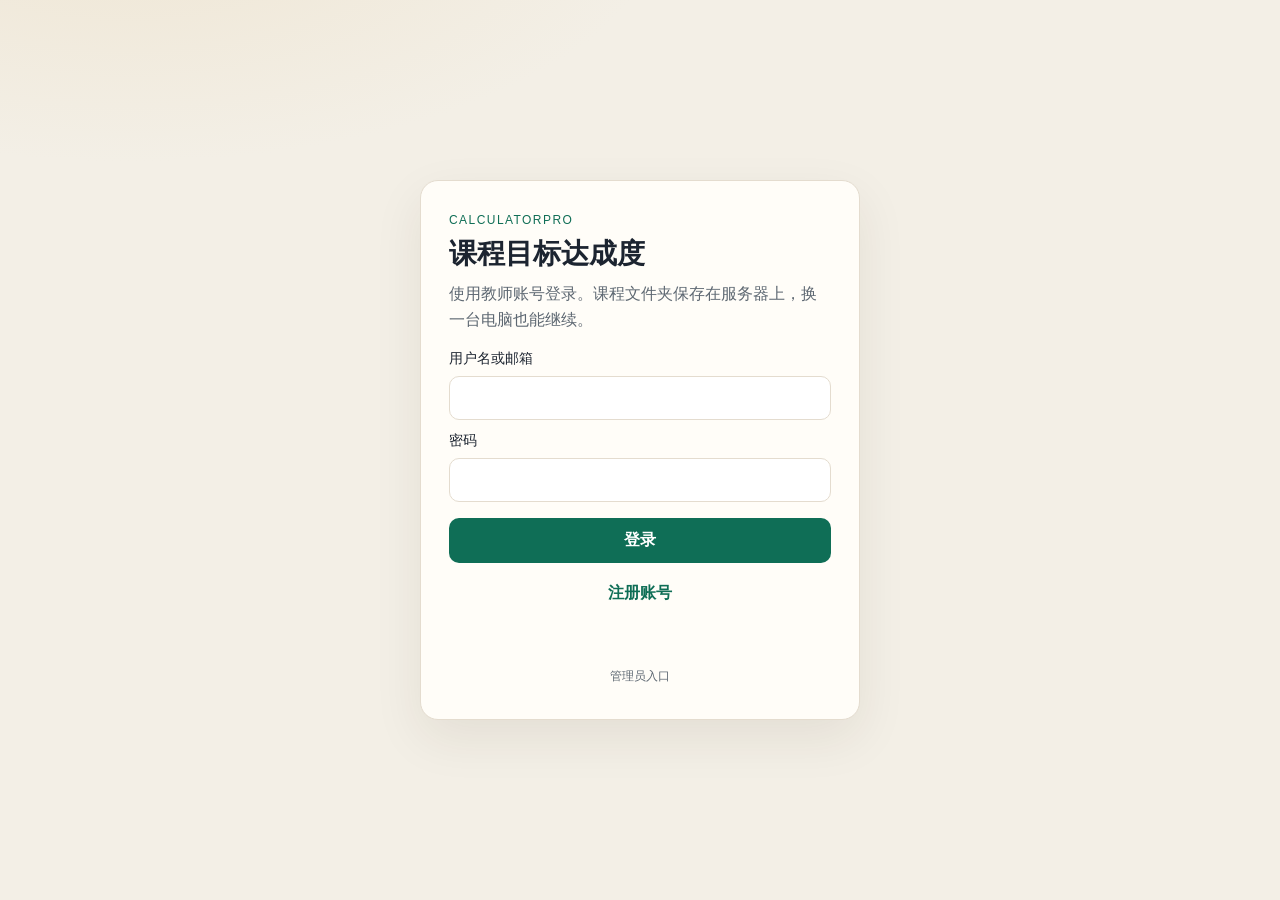
<file: web_app/static/login.html>
<!DOCTYPE html>
<html lang="zh-CN">
<head>
  <meta charset="utf-8">
  <meta name="viewport" content="width=device-width, initial-scale=1">
  <title>登录 · CalculatorPro</title>
  <style>
    :root {
      --bg: #f3efe6;
      --ink: #1c2430;
      --muted: #5e6872;
      --card: #fffdf8;
      --line: #e4dccf;
      --accent: #0f6e56;
      --danger: #8d2f2f;
    }
    * { box-sizing: border-box; }
    body {
      margin: 0;
      min-height: 100vh;
      display: grid;
      place-items: center;
      background:
        radial-gradient(900px 420px at 10% -10%, #efe6d4 0%, transparent 60%),
        var(--bg);
      color: var(--ink);
      font-family: "PingFang SC", "Hiragino Sans GB", "Microsoft YaHei", "Noto Sans SC", sans-serif;
    }
    main {
      width: min(440px, calc(100% - 32px));
      background: var(--card);
      border: 1px solid var(--line);
      border-radius: 18px;
      padding: 32px 28px 28px;
      box-shadow: 0 18px 50px rgba(48, 36, 16, 0.08);
    }
    p.kicker {
      margin: 0 0 8px;
      letter-spacing: 0.12em;
      text-transform: uppercase;
      font-size: 12px;
      color: var(--accent);
    }
    h1 { margin: 0 0 8px; font-size: 28px; font-weight: 650; }
    .lead { margin: 0 0 18px; color: var(--muted); line-height: 1.6; }
    label { display: block; font-size: 14px; margin: 12px 0 8px; }
    input {
      width: 100%;
      border: 1px solid var(--line);
      background: #fff;
      border-radius: 10px;
      padding: 12px 14px;
      font: inherit;
      color: inherit;
    }
    input:focus { outline: 2px solid rgba(15, 110, 86, 0.25); border-color: var(--accent); }
    button {
      margin-top: 16px;
      width: 100%;
      border: 0;
      border-radius: 10px;
      background: var(--accent);
      color: white;
      font: inherit;
      font-weight: 650;
      padding: 12px 16px;
      cursor: pointer;
    }
    button.ghost {
      background: transparent;
      color: var(--accent);
      margin-top: 8px;
    }
    button:disabled { opacity: 0.6; cursor: progress; }
    .error { min-height: 1.4em; margin: 12px 0 0; color: var(--danger); font-size: 14px; }
    .hint { margin: 8px 0 0; color: var(--muted); font-size: 13px; }
    .admin-entry { margin: 14px 0 0; text-align: center; font-size: 12px; }
    .admin-entry a { display: inline-block; padding: 6px 8px; color: var(--muted); text-decoration: none; border-radius: 4px; }
    .admin-entry a:hover { color: var(--accent); text-decoration: underline; }
    .admin-entry a:focus-visible { outline: 2px solid var(--accent); outline-offset: 2px; }

  </style>
</head>
<body>
  <main>
    <p class="kicker">CalculatorPro</p>
    <h1>课程目标达成度</h1>
    <p class="lead">使用教师账号登录。课程文件夹保存在服务器上，换一台电脑也能继续。</p>
    <form id="loginForm">
      <label for="loginUser">用户名或邮箱</label>
      <input id="loginUser" name="username" type="text" autocomplete="username" required>
      <label for="loginPassword">密码</label>
      <input id="loginPassword" name="password" type="password" autocomplete="current-password" required>
      <button type="submit">登录</button>
      <button class="ghost" id="showRegister" type="button">注册账号</button>
      <p class="error" id="loginError" role="alert"></p>
    </form>
    <form id="registerForm" hidden>
      <label for="registerUser">用户名或邮箱</label>
      <input id="registerUser" name="username" type="text" autocomplete="username" required>
      <label for="registerPassword">密码</label>
      <input id="registerPassword" name="password" type="password" autocomplete="new-password" minlength="8" required>
      <p class="hint">密码至少 8 位。</p>
      <label for="registerInvite">邀请码</label>
      <input id="registerInvite" name="invite_code" type="text" autocomplete="off" autocapitalize="characters" spellcheck="false" maxlength="6" minlength="6" pattern="[A-Za-z0-9]{6}" placeholder="6 位字母和数字" required aria-describedby="inviteHint">
      <p class="hint" id="inviteHint">填写有效邀请码才能注册。成功后会获得自己的 6 位专属邀请码。</p>
      <button type="submit">注册</button>
      <button class="ghost" id="showLogin" type="button">返回登录</button>
      <p class="error" id="registerError" role="alert"></p>
    </form>
    <p class="admin-entry"><a href="/admin/login">管理员入口</a></p>
  </main>
  <script>
    const loginForm = document.getElementById("loginForm");
    const registerForm = document.getElementById("registerForm");
    document.getElementById("showRegister").addEventListener("click", () => {
      loginForm.hidden = true;
      registerForm.hidden = false;
    });
    document.getElementById("showLogin").addEventListener("click", () => {
      registerForm.hidden = true;
      loginForm.hidden = false;
    });
    if (location.hash === "#register" || location.pathname === "/register") {
      loginForm.hidden = true;
      registerForm.hidden = false;
    }

    async function submitAuth(url, username, password, errorNode, inviteCode) {
      errorNode.textContent = "";
      const response = await fetch(url, {
        method: "POST",
        headers: { "Content-Type": "application/json" },
        body: JSON.stringify({ username, password, ...(inviteCode === undefined ? {} : { invite_code: inviteCode }) }),
      });
      if (!response.ok) {
        const data = await response.json().catch(() => ({}));
        errorNode.textContent = typeof data.detail === "string" ? data.detail : "请求失败";
        return false;
      }
      return true;
    }

    loginForm.addEventListener("submit", async (event) => {
      event.preventDefault();
      const button = loginForm.querySelector("button[type=submit]");
      button.disabled = true;
      try {
        const ok = await submitAuth(
          "/api/login",
          document.getElementById("loginUser").value,
          document.getElementById("loginPassword").value,
          document.getElementById("loginError")
        );
        if (ok) location.href = "/";
      } catch (err) {
        document.getElementById("loginError").textContent = "无法连接服务器";
      } finally {
        button.disabled = false;
      }
    });

    registerForm.addEventListener("submit", async (event) => {
      event.preventDefault();
      const button = registerForm.querySelector("button[type=submit]");
      button.disabled = true;
      const username = document.getElementById("registerUser").value;
      const password = document.getElementById("registerPassword").value;
      let created = false;
      try {
        created = await submitAuth("/api/register", username, password, document.getElementById("registerError"), document.getElementById("registerInvite").value.trim().toUpperCase());
        if (!created) return;
        document.getElementById("loginUser").value = username;
        document.getElementById("loginPassword").value = password;
        const ok = await submitAuth("/api/login", username, password, document.getElementById("registerError"));
        if (ok) { location.href = "/"; return; }
        registerForm.hidden = true;
        loginForm.hidden = false;
        document.getElementById("loginError").textContent = "注册成功，请登录。";
      } catch (err) {
        if (created) {
          registerForm.hidden = true;
          loginForm.hidden = false;
          document.getElementById("loginError").textContent = "注册成功，自动登录未完成，请登录。";
        } else {
          document.getElementById("registerError").textContent = "无法连接服务器。请稍后重试；若账号已创建，可直接登录。";
        }
      } finally {
        button.disabled = false;
      }
    });
  </script>
</body>
</html>
</file>
